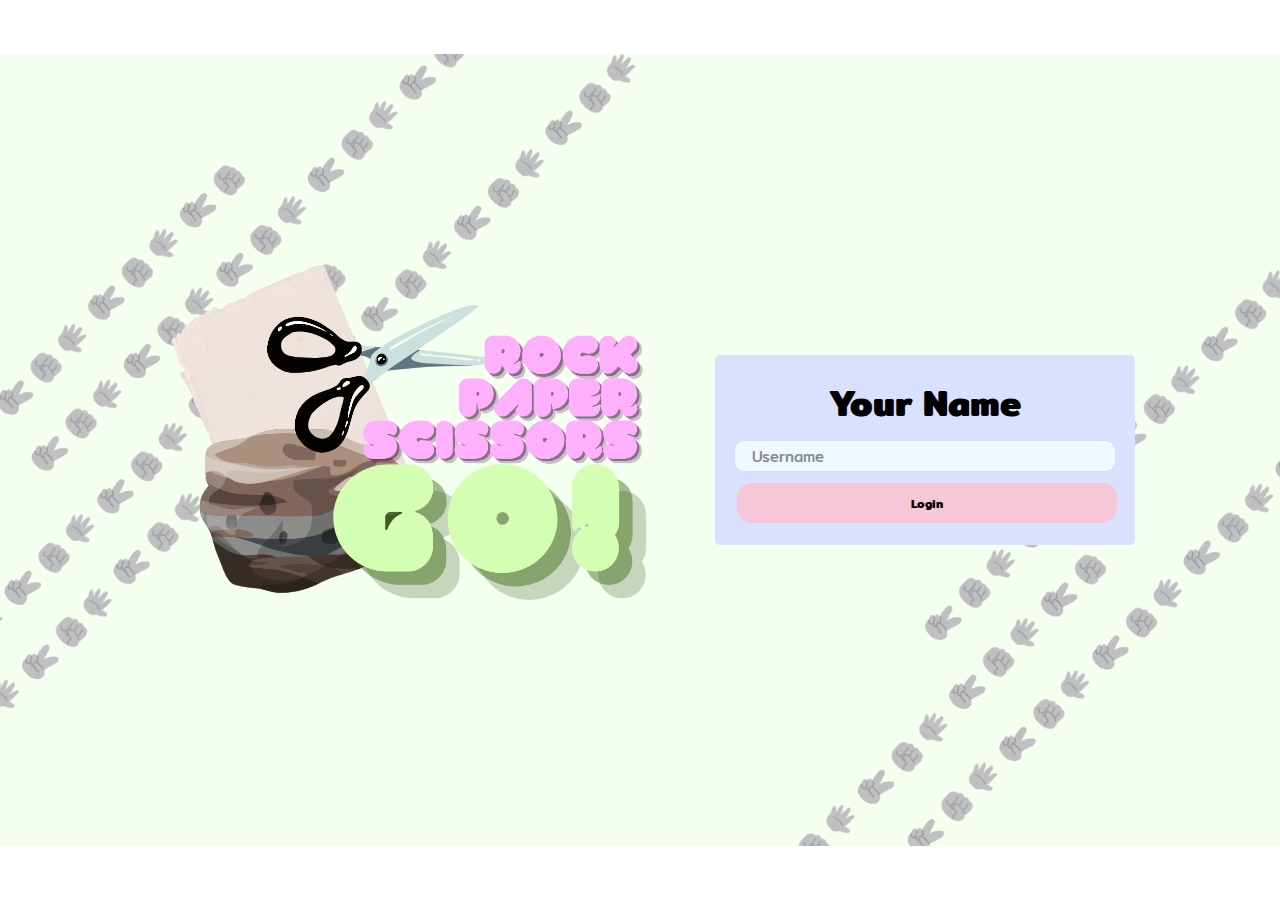
<file: frontend/public/index.html>
<!DOCTYPE html>
<html>
  <head>
    <meta charset="UTF-8" />
    <title>R</title>
    <link rel="stylesheet" href="styles/style.css" />
  </head>
  <body>
    <div class="container">
      <div id="MainPageGamesPics">
        <img
          src="res/RockPaperSciGO.png"
          alt="Game Logo"
          width="550"
          height="550"
          id="RPSG"
        />
      </div>
      <div class="login_">
        <h1>Your Name</h1>
        <div class="input-box">
          <input placeholder="Username" type="text" id="username_" />
        </div>

        <div class="loginBtn">
          <button id="LoginButton">Login</button>
        </div>
      </div>
    </div>
    <script type="module" src="scripts/mouseMove.js"></script>
  </body>
</html>
</file>
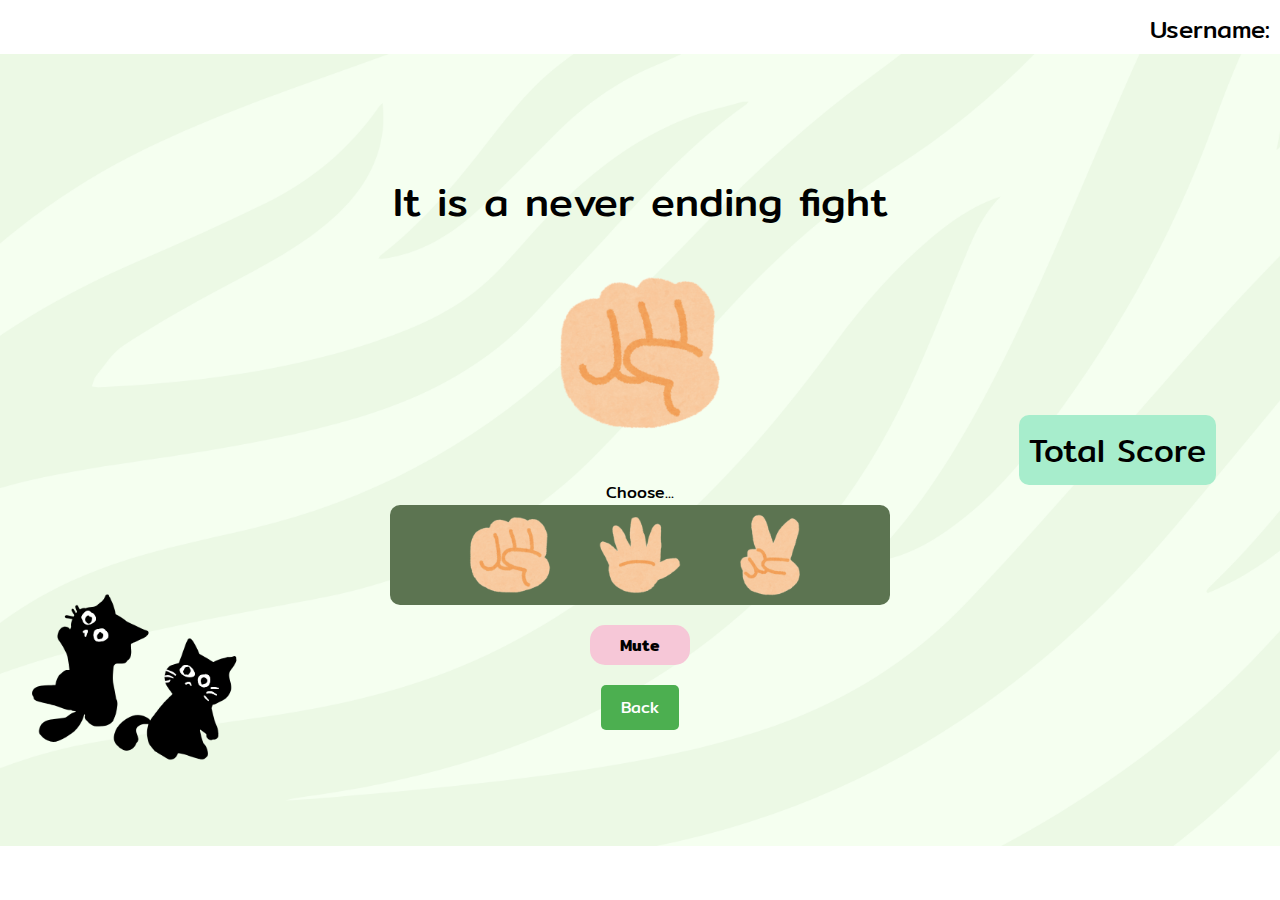
<file: frontend/public/gameLobby.html>
<!DOCTYPE html>
<html>
  <head>
    <meta charset="UTF-8" />
    <title>RPS GO!!</title>
    <link rel="stylesheet" href="styles/gameLobbyStyle.css" />
    <link rel="stylesheet" href="styles/bgmBtn.css" />
  </head>

  <body>
    <audio id="hoverSound1" src="res/Sound/Hover1.mp3" preload="auto"></audio>
    <audio id="hoverSound2" src="res/Sound/Hover2.mp3" preload="auto"></audio>
    <audio id="hoverSound3" src="res/Sound/Hover3.mp3" preload="auto"></audio>

    <div class="Outer">
    <div class="lobby-container">
      <div class="top-right">
        <div>Username: <span id="username"></span></div>
      </div>
      <div class="middle-right-container">
        <div class="score-container">
          <div>Total Score</div>
          <div><span id="score"></span></div>
        </div>
      </div>
      <div class="middle-left">
        <div id="game-result"></div>
      </div>
      <div class="bot-container">
        <div class="lobby-header">It is a never ending fight</div>
        <div id="result"></div>
        <div id="result-text">Choose...</div>
      </div>

      <div class="choices-container">
        <div class="choices" id="hoverElement1" id_choice="rock">
          <img src="res/rock.png" alt="rock" width="100" height="100" />
        </div>
        <div class="choices" id="hoverElement2" id_choice="paper">
          <img src="res/paper.png" alt="paper" width="100" height="100" />
        </div>
        <div class="choices" id="hoverElement3" id_choice="scissors">
          <img src="res/scissors.png" alt="scissors" width="100" height="100" />
        </div>
      </div>
    </div>
    <button id="muteBtn">Mute</button>
    <a href="home.html" class="back-button">Back</a>
    </div>
    <script type="module" src="scripts/mouseMove.js"></script>
    <script type="module" src="scripts/bgm.js"></script>
    <script type="module" src="scripts/hoverSound.js"></script>
    <script type="module" src="scripts/lobby.js"></script>
  </body>
</html>
</file>
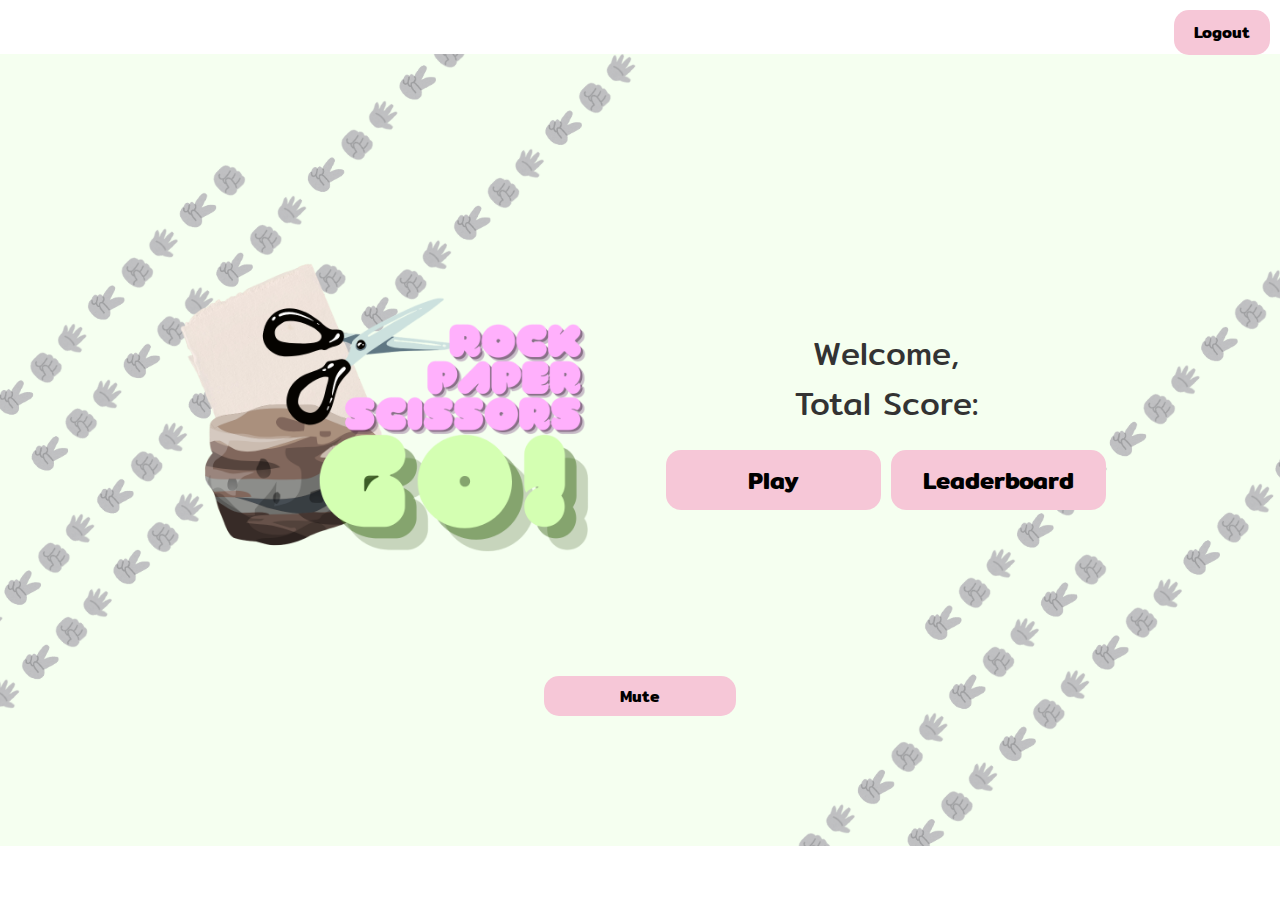
<file: frontend/public/home.html>
<!DOCTYPE html>
<html>
  <head>
    <meta charset="UTF-8" />
    <title>RPS Home</title>
    <link rel="stylesheet" href="styles/homeStyle.css" />
    <link rel="stylesheet" href="styles/bgmBtn.css" />
  </head>
  <body>
    <div class="header">
      <button id="logoutButton" onclick="location.href='login.html'">
        Logout
      </button>
    </div>
    <div class="Outer">
      <div class="container">
        <div id="MainPageGamesPics">
          <img
            src="res/RockPaperSciGO.png"
            alt="Game Logo"
            width="500"
            height="500"
            id="RPSG"
          />
        </div>
        <div class="menu">
          <div class="welcome-message">
            <span id="welcomeUser">Welcome, </span>
            <br />
            <span id="totalScore">Total Score: </span>
          </div>
          <div class="menuBtn">
            <button id="playButton" onclick="location.href='gameLobby.html'">
              Play
            </button>
            <button
              id="leaderboardButton"
              onclick="location.href='leaderboard.html'"
            >
              Leaderboard
            </button>
          </div>
        </div>
        
      </div>
      <button id="muteBtn">Mute</button>
    </div>
    
    <script type="module" src="scripts/mouseMove.js"></script>
    <script type="module" src="scripts/bgm.js"></script>
    <script type="module" src="scripts/home.js"></script>
  </body>
</html>
</file>
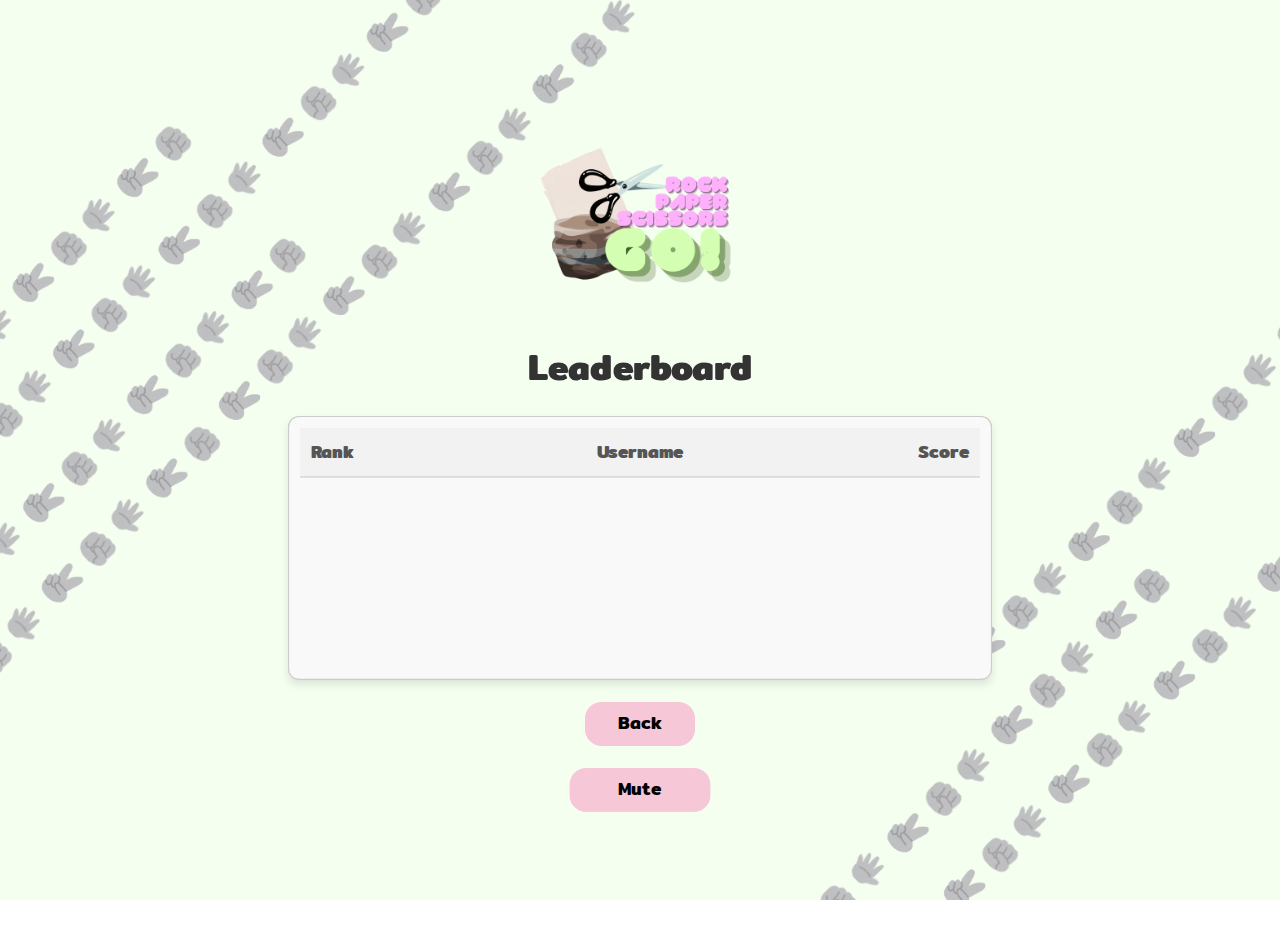
<file: frontend/public/leaderboard.html>
<!DOCTYPE html>
<html>
  <head>
    <meta charset="UTF-8" />
    <title>RPS Leaderboard</title>
    <link rel="stylesheet" href="styles/leaderboardStyle.css" />
    <link rel="stylesheet" href="styles/bgmBtn.css" />
  </head>
  <body>
    <div class="container">
      <div id="MainPageGamesPics">
        <img
          src="res/RockPaperSciGO.png"
          alt="Game Logo"
          width="200"
          height="200"
          id="RPSG"
        />
      </div>
      <h2>Leaderboard</h2>
      <div class="leaderboard">
        <ul id="leaderboard-list">
          <li class="header">
            <span>Rank</span>
            <span>Username</span>
            <span>Score</span>
          </li>
        </ul>
      </div>
      
      <div class="backBtn">
        <button id="backButton" onclick="location.href='home.html'">
          Back
        </button>
      </div>
      <button id="muteBtn">Mute</button>
    </div>
    <script type="module" src="scripts/leaderboard.js"></script>
    <script type="module" src="scripts/bgm.js"></script>
    <script type="module" src="scripts/mouseMove.js"></script>
  </body>
</html>
</file>
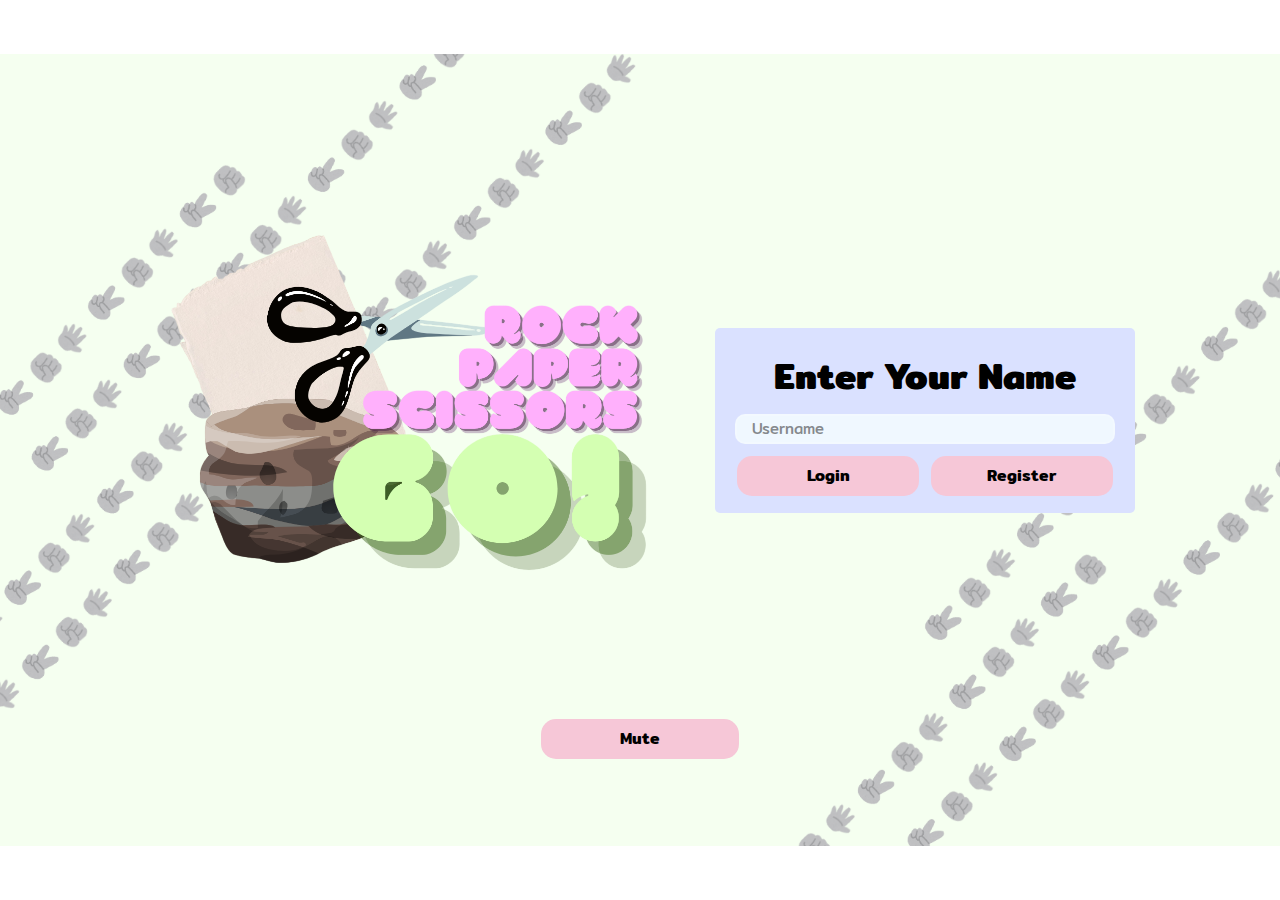
<file: frontend/public/login.html>
<!DOCTYPE html>
<html>
  <head>
    <meta charset="UTF-8" />
    <title>RPS Login</title>
    <link rel="stylesheet" href="styles/loginStyle.css" />
    <link rel="stylesheet" href="styles/bgmBtn.css" />
  </head>
  <body>
    
    <!-- <audio id="bgm" autoplay loop>
      <source src="res/Sound/BGM.mp3" type="audio/mpeg">
    </audio> -->
    <div class="Outer">
      <div class="container">
        <div id="MainPageGamesPics">
          <img
            src="res/RockPaperSciGO.png"
            alt="Game Logo"
            width="550"
            height="550"
            id="RPSG"
          />
        </div>
        <div class="login_">
          <h1>Enter Your Name</h1>
          <div class="input-box">
            <input placeholder="Username" type="text" id="username_" />
          </div>

          <div class="loginBtn">
            <button id="LoginButton">Login</button>
            <button id="RegisterButton">Register</button>
          </div>
          
          <div class="loginResponse">
            <h3></h3>
          </div>
        </div>
        
      </div>
      <button id="muteBtn">Mute</button>
    </div>
    <script type="module" src="scripts/login.js"></script>
    <script type="module" src="scripts/bgm.js"></script>
    <script type="module" src="scripts/mouseMove.js"></script>
  </body>
</html>
</file>
<file: frontend/public/styles/style.css>
@import url("https://fonts.googleapis.com/css2?family=Mitr:wght@200;400;600&display=swap");

* {
  margin: 0;
  padding: 0;
  box-sizing: border-box;
  font-family: "Mitr", sans-serif;
}
body {
  display: flex;
  justify-content: center;
  align-items: center;
  min-height: 100vh;
  /* background-color: rgb(245, 255, 240); */
  background-image: url("../res/LoginBG.png");
  background-repeat: no-repeat;
  background-size: 110%;
  background-position: center;
  overflow: hidden;
}
.container {
  display: flex;
  align-items: center;
  gap: 20px;
}
#MainPageGamesPics img {
  max-width: 100%;
  height: auto;
  margin-bottom: 0px;
  animation: scaleCycle 1s infinite;
}
@keyframes scaleCycle {
  0% {
    transform: scale(1);
  }
  20% {
    transform: scale(1.03);
  }
  100% {
    transform: scale(1);
  }
}
#MainPageGamesPics {
  align-self: normal;
}
.login_ {
  width: 420px;
  background: rgb(218, 225, 255);
  border-radius: 5px;
  padding: 20px;
}
.login_ h1 {
  font-size: 36px;
  text-align: center;
}
.login_ .input-box {
  width: 100%;
  height: 30px;
  margin: 10px 0px;
}
.input-box input {
  width: 100%;
  height: 100%;
  background-color: aliceblue;
  border: none;
  outline: none;
  border: 2px solid rgba(255, 255, 255, 0.2);
  border-radius: 10px;
  font-size: 15px;
  padding: 0px 15px 0px 15px;
}
.input-box input::placeholder {
  color: rgb(133, 137, 141);
}
.loginBtn button {
  width: 100%;
  height: 40px;
  background-color: rgb(246, 199, 215);
  border: none;
  border-radius: 15px;
  font-size: 12px;
  font-weight: 550;
  margin: 2px;
  transition-duration: 0.8s;
}

.loginBtn button:hover {
  background-color: rgb(255, 230, 230);
  /* cursor: pointer; */
}
</file>
<file: frontend/public/styles/gameLobbyStyle.css>
@import url("https://fonts.googleapis.com/css2?family=Mitr:wght@200;400;600&display=swap");

* {
  margin: 0;
  padding: 0;
  box-sizing: border-box;
  font-family: "Mitr", sans-serif;
}
body {
  display: flex;
  justify-content: center;
  align-items: center;
  height: 100vh;
  margin: 0;
  /* background-color: rgb(245, 255, 240); */
  background-image: url("../res/LobbyBG.png");
  background-repeat: no-repeat;
  background-size: 110%;
  background-position: center;
  overflow: hidden;
}

.Outer{
  display: flex;
  align-items: center;
  flex-direction: column;
  gap: 20px;
}

.choices-container {
  height: 100px;
  width: 500px;
  display: flex;
  justify-content: center;
  gap: 30px;
  background-color: rgb(92, 116, 81);
  border-radius: 10px;
  /* padding-top: 20px; */
}

.choices:hover {
  transform: scale(1.2);
  transition: transform 0.4s;
}
.choices.disabled {
  opacity: 0.5;
  pointer-events: none;
}
.bot-container {
  display: flex;
  align-items: center;
  flex-direction: column;
  justify-content: center;
  gap: 20px;
}
.top-right {
  position: absolute;
  top: 10px;
  right: 10px;
  text-align: right;
  font-size: 1.5em; /* Add this line to increase the font size */
}
.middle-left {
  position: absolute;
  top: 50%;
  left: 10px;
  transform: translateY(-50%);
}
.middle-right-container {
  position: absolute;
  top: 50%;
  right: calc(5%); /* Center align between choice container and right border */
  transform: translateY(-50%);
  text-align: center;
}
.score-container {
  background-color: #a7edcc;
  padding: 10px;
  border-radius: 10px;
  font-size: 2em; /* Add this line to increase the font size */
}
.back-button {
  /* position: absolute; */
  bottom: 10px;
  right: 10px;
  padding: 10px 20px;
  background-color: #4caf50;
  color: white;
  text-decoration: none;
  border-radius: 5px;
}
.back-button:hover {
  background-color: #45a049;
}
.lobby-header {
  font-size: 2.5em; /* Adjust the size as needed */
  align-content: center;
}


/* responsive */
/* For screens smaller than 1024px (small laptops or tablets) */
@media (max-width: 1024px) {
  body {
    background-size: cover;
    padding: 10px;
  }

  .choices-container {
    width: 400px; 
    height: auto; 
    gap: 20px; 
  }

  .choices:hover {
    transform: scale(1.1); /* Subtle hover effect */
  }

  .top-right {
    font-size: 1.2em; 
  }

  .middle-left {
    left: 5px; 
    font-size: 1em;
  }

  .middle-right-container {
    right: 5%; 
    font-size: 1em; 
  }

  .score-container {
    font-size: 1.5em; 
    padding: 8px; 
  }

  .lobby-header {
    font-size: 2em; 
    text-align: center;
  }

  .back-button {
    padding: 8px 16px; 
    font-size: 0.9em;
  }
}

/* For screens smaller than 768px (tablets and large phones) */
@media (max-width: 768px) {
  .choices-container {
    width: 90%; 
    gap: 15px; 
    flex-wrap: wrap; /* Allow choices to wrap */
  }

  .choices {
    flex: 1 1 calc(45% - 10px); /* Distribute choices equally with margins */
  }

  .middle-left,
  .middle-right-container {
    font-size: 0.9em; 
  }

  .score-container {
    font-size: 1.2em; 
  }

  .top-right {
    font-size: 1em; 
  }

  .lobby-header {
    font-size: 1.8em; 
    margin-bottom: 10px; 
  }

  .back-button {
    padding: 6px 12px;
    font-size: 0.8em;
  }
}

/* For screens smaller than 480px (mobile phones) */
@media (max-width: 480px) {
  .choices-container {
    width: 100%; 
    gap: 10px; 
    padding: 10px; 
  }

  .choices {
    flex: 1 1 100%; /* Stack choices vertically */
    text-align: center; 
  }

  .middle-left,
  .middle-right-container {
    font-size: 0.8em; 
  }

  .score-container {
    font-size: 1em; 
    padding: 5px; 
  }

  .top-right {
    font-size: 0.9em;
  }

  .lobby-header {
    font-size: 1.5em; 
    margin-bottom: 8px;
  }

  .back-button {
    padding: 5px 10px;
    font-size: 0.7em;
  }
}
</file>
<file: frontend/public/styles/bgmBtn.css>
audio {
    display: none;
  }
  #muteBtn {
    width: 20%;
    height: 40px;
    background-color: rgb(246, 199, 215);
    border: none;
    border-radius: 15px;
    font-size: 16px;
    font-weight: 550;
    /* margin: 2px; */
    transition-duration: 0.8s;
  }
  #muteBtn:hover {
    background-color: rgb(255, 230, 230);
    /* cursor: pointer; */
  }

  @media (max-width: 768px) {
    #muteBtn {
        width: 50%;
        height: 35px;
        font-size: 14px;
    }
}
</file>
<file: frontend/public/styles/homeStyle.css>
@import url("https://fonts.googleapis.com/css2?family=Mitr:wght@200;400;600&display=swap");

* {
  margin: 0;
  padding: 0;
  box-sizing: border-box;
  font-family: "Mitr", sans-serif;
}

body {
  display: flex;
  justify-content: center;
  align-items: center;
  min-height: 100vh;
  background-image: url("../res/LoginBG.png");
  background-repeat: no-repeat;
  background-size: 110%;
  background-position: center;
  overflow: hidden;
}
.Outer{
  display: flex;
  align-items: center;
  flex-direction: column;
  gap: 20px;
}

.header {
  position: absolute;
  top: 10px;
  right: 10px;
  display: flex;
  align-items: center;
  gap: 20px;
}

.welcome-message {
  text-align: center;
  color: #333;
  font-size: 32px;
  margin-bottom: 20px;
}

#MainPageGamesPics {
  flex: 1;
  display: flex;
  justify-content: center;
  align-items: center;
  margin-right: 20px;
}

#MainPageGamesPics img {
  max-width: 100%;
  height: auto;
  margin-bottom: 0px;
  animation: scaleCycle 1s infinite;
}

@keyframes scaleCycle {
  0% {
    transform: scale(1);
  }
  20% {
    transform: scale(1.03);
  }
  100% {
    transform: scale(1);
  }
}

.container {
  display: flex;
  justify-content: center;
  align-items: center;
}

.menu {
  flex: 1;
  display: flex;
  flex-direction: column;
  justify-content: center;
  align-items: center;
}

.menuBtn button {
  width: 215px;
  height: 60px;
  background-color: rgb(246, 199, 215);
  border: none;
  border-radius: 15px;
  font-size: 24px;
  font-weight: 550;
  margin: 2px;
  transition-duration: 0.8s;
}

.menuBtn button:hover {
  background-color: rgb(255, 230, 230);
  /* cursor: pointer; */
}

#logoutButton {
  background-color: rgb(246, 199, 215);
  border: none;
  border-radius: 15px;
  font-size: 16px;
  font-weight: 550;
  padding: 10px 20px;
  transition-duration: 0.8s;
}

#logoutButton:hover {
  background-color: rgb(255, 230, 230);
  /* cursor: pointer; */
}


/* responsive */
/* For screens smaller than 1024px (small laptops or tablets) */
@media (max-width: 1024px) {
  body {
    background-size: cover;
    padding: 10px;
  }

  .Outer {
    gap: 15px; 
  }

  .header {
    top: 5px;
    right: 5px;
    gap: 10px; 
  }

  .welcome-message {
    font-size: 28px; 
    margin-bottom: 15px;
  }

  .menuBtn button {
    width: 180px;
    height: 50px; 
    font-size: 20px; 
  }

  #logoutButton {
    font-size: 14px; 
    padding: 8px 15px;
  }

  #MainPageGamesPics img {
    /* animation: none;  */
    max-width: 90%; 
  }
}

/* For screens smaller than 768px (tablets and large phones) */
@media (max-width: 768px) {
  .header {
    flex-direction: column;
    align-items: flex-end;
  }

  .welcome-message {
    font-size: 24px; 
    text-align: center;
  }

  .menu {
    align-items: center; 
  }

  .menuBtn button {
    width: 160px;
    height: 45px; 
    font-size: 18px;
  }

  #logoutButton {
    font-size: 12px;
    padding: 6px 10px;
  }

  #MainPageGamesPics {
    margin-right: 0; 
  }

  #MainPageGamesPics img {
    max-width: 80%; 
  }
}

/* For screens smaller than 480px (mobile phones) */
@media (max-width: 480px) {
  body {
    flex-direction: column;
    padding: 5px;
  }

  .Outer {
    gap: 10px; 
  }

  .header {
    gap: 5px;
    align-items: center;
    justify-content: space-between;
  }

  .welcome-message {
    font-size: 20px;
    margin-bottom: 10px;
  }

  .menuBtn button {
    width: 140px;
    height: 40px; 
    font-size: 16px;
  }

  #logoutButton {
    font-size: 10px;
    padding: 5px 8px;
  }

  #MainPageGamesPics img {
    max-width: 100%; 
  }
}
</file>
<file: frontend/public/styles/leaderboardStyle.css>
@import url("https://fonts.googleapis.com/css2?family=Mitr:wght@200;400;600&display=swap");

* {
  margin: 0;
  padding: 0;
  box-sizing: border-box;
  font-family: "Mitr", sans-serif;
}

body {
  display: flex;
  justify-content: center;
  align-items: center;
  min-height: 100vh;
  background-image: url("../res/LoginBG.png");
  background-repeat: no-repeat;   
  background-size: cover;
  transform: scale(1.1);
  transform-origin: center center;
  background-position: center;
  overflow: hidden;
}

#MainPageGamesPics img {
  max-width: 100%;
  height: auto;
  margin-bottom: 0px;
  animation: scaleCycle 1s infinite;
}

@keyframes scaleCycle {
  0% {
    transform: scale(1);
  }
  20% {
    transform: scale(1.03);
  }
  100% {
    transform: scale(1.1);
  }
}

.container {
  display: flex;
  flex-direction: column;
  align-items: center;
  margin-top: 20px;
}

h2 {
  text-align: center;
  color: #333;
  margin-bottom: 10px;
  font-size: 2em;
}

.leaderboard {
  width: 50vw;
  height: calc(5 * 48px);
  overflow-y: auto;
  border: 1px solid #ccc;
  border-radius: 10px;
  padding: 10px;
  background-color: #f9f9f9;
  box-shadow: 0 4px 8px rgba(0, 0, 0, 0.1);
  margin-top: 10px;
}

.table-container {
  max-height: 400px;
  overflow-y: auto;
}

.leaderboard table {
  width: 500px;
  border-collapse: collapse;
}

.leaderboard th,
.leaderboard td {
  border: 1px solid #ddd;
  padding: 8px;
  text-align: left;
}

.leaderboard th {
  background-color: #f2f2f2;
  font-weight: bold;
}

#leaderboard-list {
  list-style: none;
  padding: 0;
  margin: 0;
  width: 100%;
}

#leaderboard-list li {
  display: flex;
  justify-content: space-between;
  padding: 10px;
  border-bottom: 1px solid #ccc;
  font-size: 1em;
  color: #555;
  line-height: 1.5;
}

#leaderboard-list li.header {
  font-weight: bold;
  background-color: #f2f2f2;
}

#leaderboard-list li span {
  flex: 1;
  text-align: center;
}

#leaderboard-list li span:first-child {
  text-align: left;
}

#leaderboard-list li span:last-child {
  text-align: right;
}

/* Separate current user section */
.current-user-container {
  margin-top: 15px;
  text-align: center;
  color: #555;
  font-size: 1em;
  font-weight: bold;
  background-color: #f1f1f1;
  border: 1px solid #ccc;
  border-radius: 5px;
  padding: 10px;
  width: 100%;
  max-width: 300px;
}

.backBtn button {
  width: 100px;
  height: 40px;
  background-color: rgb(246, 199, 215);
  border: none;
  border-radius: 15px;
  font-size: 16px;
  font-weight: 550;
  margin: 20px;
  transition-duration: 0.8s;
}

.backBtn button:hover {
  background-color: rgb(255, 230, 230);
}


@media (max-width: 1024px) {
  .leaderboard {
    width: 70vw; 
    height: 30vh; 
  }

  h2 {
    font-size: 1.8em; 
  }

  #leaderboard-list li {
    font-size: 0.9em; 
  }

  .backBtn button {
    width: 90px; 
    height: 35px;
    font-size: 14px;
  }
}

/* Media query for mobile phones */
@media (max-width: 600px) {
  .leaderboard {
    width: 90vw;
    height: 70vh;
  }

  h2 {
    font-size: 1.5em; 
  }

  #leaderboard-list li {
    font-size: 0.8em; 
  }

  .current-user-container {
    max-width: 100%; 
    font-size: 0.9em;
  }

  .backBtn button {
    width: 80px; 
    height: 30px;
    font-size: 12px;
  }
}
</file>
<file: frontend/public/styles/loginStyle.css>
@import url("https://fonts.googleapis.com/css2?family=Mitr:wght@200;400;600&display=swap");

* {
  margin: 0;
  padding: 0;
  box-sizing: border-box;
  font-family: "Mitr", sans-serif;
}
body {
  display: flex;
  justify-content: center;
  align-items: center;
  min-height: 100vh;
  /* background-color: rgb(245, 255, 240); */
  background-image: url("../res/LoginBG.png");
  background-repeat: no-repeat;
  background-size: 110%;
  background-position: center;
  overflow: hidden;
}
.Outer{
  display: flex;
  align-items: center;
  flex-direction: column;
  gap: 20px;
}
.container {
  display: flex;
  align-items: center;
  gap: 20px;
}
#MainPageGamesPics img {
  max-width: 100%;
  height: auto;
  margin-bottom: 0px;
  animation: scaleCycle 1s infinite;
}
@keyframes scaleCycle {
  0% {
    transform: scale(1);
  }
  20% {
    transform: scale(1.03);
  }
  100% {
    transform: scale(1);
  }
}
#MainPageGamesPics {
  align-self: normal;
}
.login_ {
  width: 420px;
  background: rgb(218, 225, 255);
  border-radius: 5px;
  padding-top: 20px;
  padding-bottom: 10px;
  padding-left: 20px;
  padding-right: 20px;
}
.login_ h1 {
  font-size: 36px;
  text-align: center;
}
.login_ .input-box {
  width: 100%;
  height: 30px;
  margin: 10px 0px;
}
.input-box input {
  width: 100%;
  height: 100%;
  background-color: aliceblue;
  border: none;
  outline: none;
  border: 2px solid rgba(255, 255, 255, 0.2);
  border-radius: 10px;
  font-size: 15px;
  padding: 0px 15px 0px 15px;
}
.input-box input::placeholder {
  color: rgb(133, 137, 141);
}
.loginBtn {
  display: flex;
  justify-content: space-between;
}

.loginBtn button {
  width: 48%;
  height: 40px;
  background-color: rgb(246, 199, 215);
  border: none;
  border-radius: 15px;
  font-size: 16px;
  font-weight: 550;
  margin: 2px;
  transition-duration: 0.8s;
}

.loginBtn button:hover {
  background-color: rgb(255, 230, 230);
  /* cursor: pointer; */
}

.loginResponse {
  color: red;
  font-size: 12px;
  text-align: center;
  margin-top: 5px;
}

.loginResponse h3 {
  margin: 0;
  visibility: hidden;
}

@media (max-width: 1024px) {
  body {
    background-size: cover; /* Scale background better */
    padding: 10px;
  }
  .Outer {
    gap: 15px; /* Reduce spacing */
  }
  .login_ {
    width: 350px; /* Shrink form width */
  }
  .login_ h1 {
    font-size: 28px; /* Reduce heading size */
  }
}

/* For screens smaller than 768px (tablets and large phones) */
@media (max-width: 768px) {
  .container {
    flex-direction: column; /* Stack items vertically */
    gap: 10px; /* Reduce gap between items */
  }
  #MainPageGamesPics img {
    max-width: 80%; /* Shrink image size */
  }
  .loginBtn button {
    width: 100%; 
    margin: 5px 0;
  }
}

/* For screens smaller than 480px (mobile phones) */
@media (max-width: 480px) {
  body {
    flex-direction: column; /* Stack elements */
    padding: 5px;
  }
  .login_ {
    width: 90%; /* Use most of the screen width */
  }
  .login_ h1 {
    font-size: 24px;
  }
  .input-box input {
    font-size: 14px;
    padding: 5px 10px; 
  }
  .loginBtn button {
    font-size: 14px; 
  }
}
</file>
